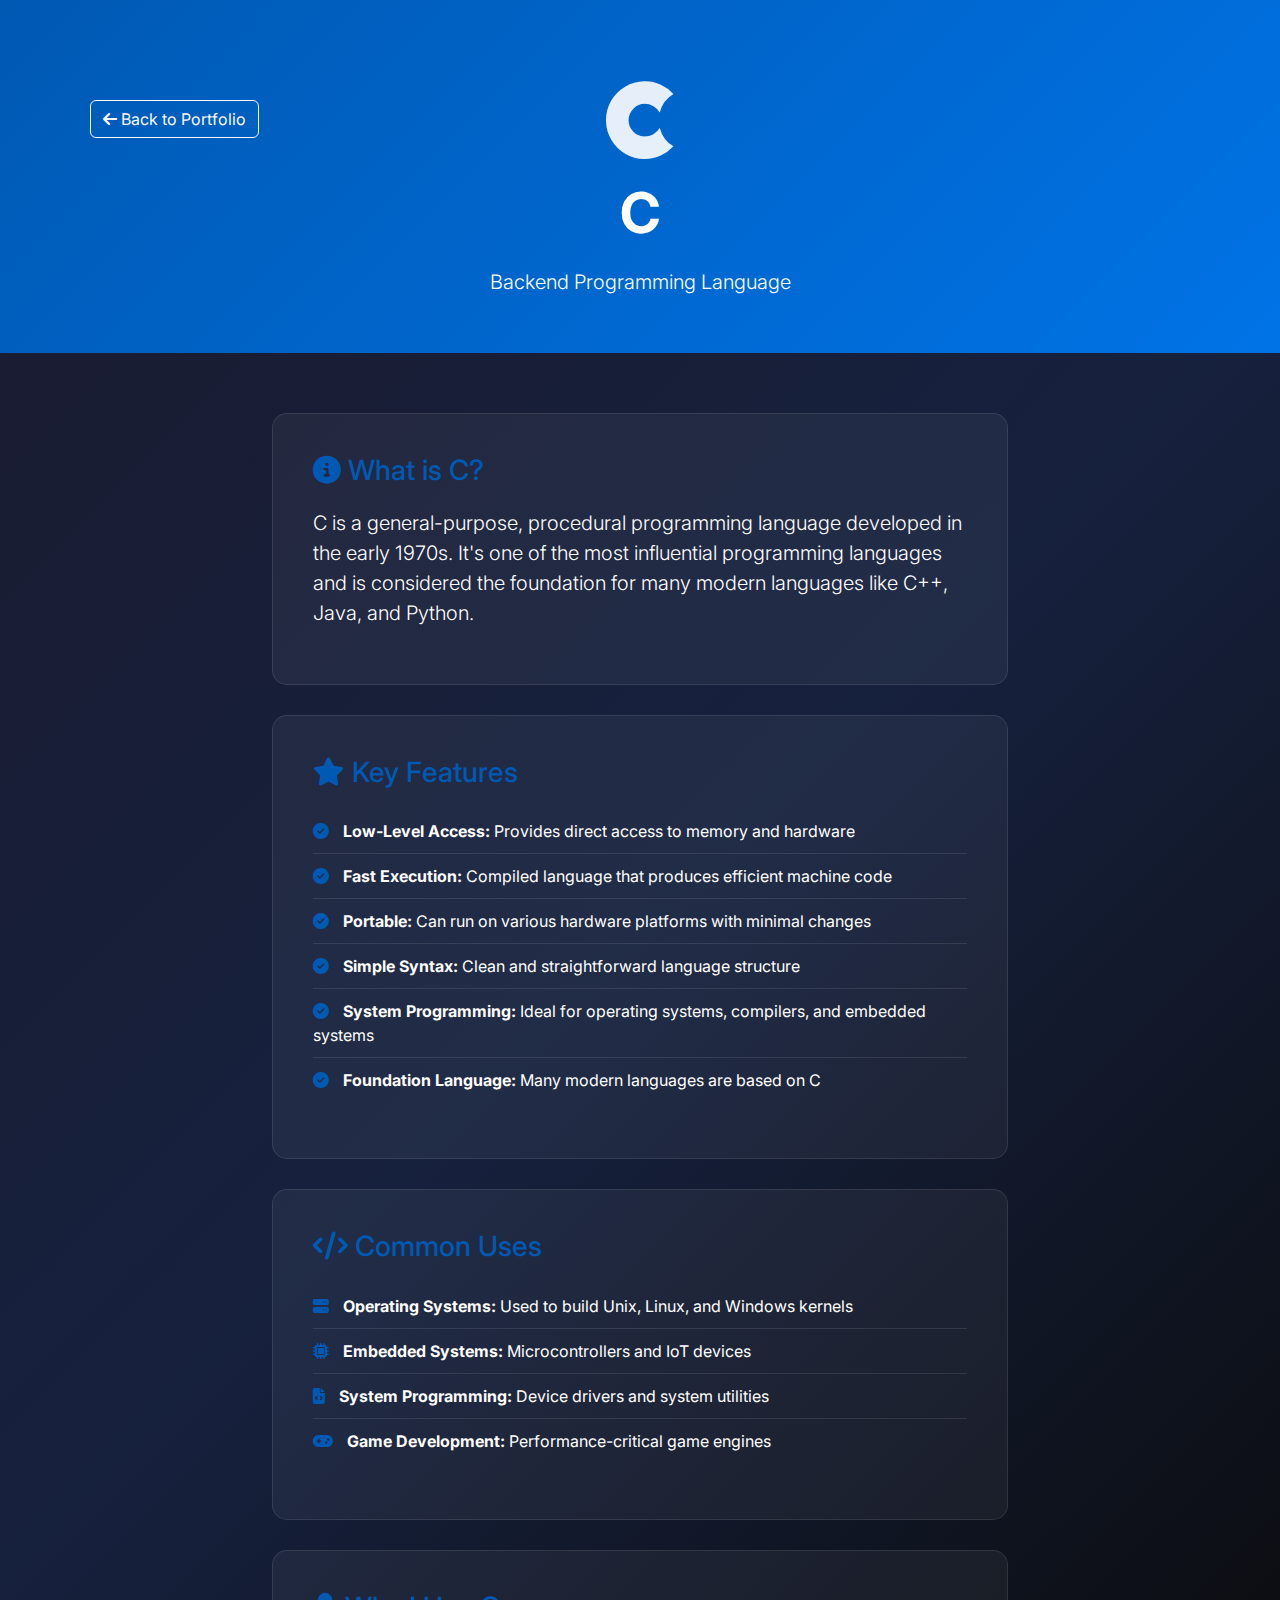
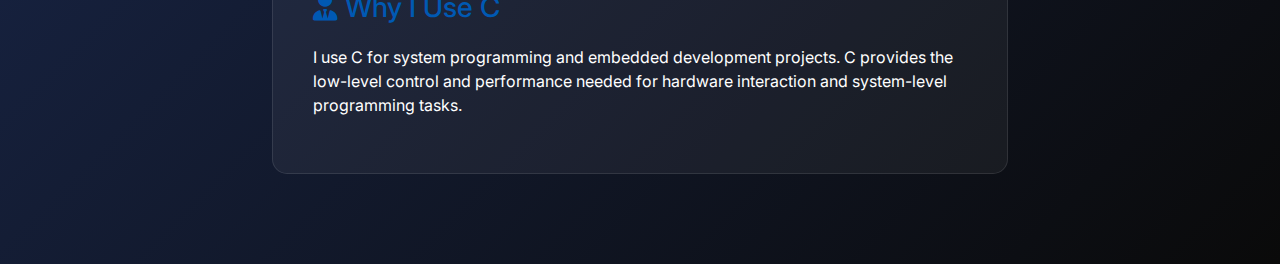
<file: C.html>
<!DOCTYPE html>
<html lang="en">
<head>
    <meta charset="UTF-8">
    <meta name="viewport" content="width=device-width, initial-scale=1.0">
    <title>C - Backend Language | Arjay Japitana</title>
    <link href="https://cdn.jsdelivr.net/npm/bootstrap@5.3.0/dist/css/bootstrap.min.css" rel="stylesheet">
    <link rel="stylesheet" href="https://cdnjs.cloudflare.com/ajax/libs/font-awesome/6.4.0/css/all.min.css">
    <link href="https://fonts.googleapis.com/css2?family=Inter:wght@300;400;500;600;700&display=swap" rel="stylesheet">
    <style>
        body {
            font-family: 'Inter', sans-serif;
            background: linear-gradient(135deg, #1a1a2e 0%, #16213e 50%, #0a0a0a 100%);
            color: #fff;
            min-height: 100vh;
        }
        .header-section {
            background: linear-gradient(135deg, #0059b3 0%, #0073e6 100%);
            padding: 80px 0 40px;
            text-align: center;
        }
        .header-section h1 {
            font-size: 3.5rem;
            font-weight: 700;
            margin-bottom: 20px;
        }
        .header-section .fa-cuttlefish {
            font-size: 5rem;
            margin-bottom: 20px;
            opacity: 0.9;
        }
        .content-section {
            padding: 60px 0;
        }
        .info-card {
            background: rgba(255, 255, 255, 0.05);
            border-radius: 15px;
            padding: 40px;
            margin-bottom: 30px;
            border: 1px solid rgba(255, 255, 255, 0.1);
            transition: transform 0.3s ease;
        }
        .info-card:hover {
            transform: translateY(-5px);
            background: rgba(255, 255, 255, 0.08);
        }
        .info-card h3 {
            color: #0059b3;
            margin-bottom: 20px;
        }
        .back-btn {
            margin-bottom: 30px;
            position: absolute;
            top: 20px;
            left: 20px;
            z-index: 10;
        }
        .header-section .container {
            position: relative;
        }
        .feature-list {
            list-style: none;
            padding: 0;
        }
        .feature-list li {
            padding: 10px 0;
            border-bottom: 1px solid rgba(255, 255, 255, 0.1);
        }
        .feature-list li:last-child {
            border-bottom: none;
        }
        .feature-list li i {
            color: #0059b3;
            margin-right: 10px;
        }
    </style>
</head>
<body>
    <div class="header-section">
        <div class="container">
            <a href="index.html" class="btn btn-outline-light back-btn">
                <i class="fas fa-arrow-left"></i> Back to Portfolio
            </a>
            <i class="fab fa-cuttlefish"></i>
            <h1>C</h1>
            <p class="lead">Backend Programming Language</p>
        </div>
    </div>

    <div class="content-section">
        <div class="container">
            <div class="row">
                <div class="col-md-8 mx-auto">
                    <div class="info-card">
                        <h3><i class="fas fa-info-circle"></i> What is C?</h3>
                        <p class="lead">C is a general-purpose, procedural programming language developed in the early 1970s. It's one of the most influential programming languages and is considered the foundation for many modern languages like C++, Java, and Python.</p>
                    </div>

                    <div class="info-card">
                        <h3><i class="fas fa-star"></i> Key Features</h3>
                        <ul class="feature-list">
                            <li><i class="fas fa-check-circle"></i> <strong>Low-Level Access:</strong> Provides direct access to memory and hardware</li>
                            <li><i class="fas fa-check-circle"></i> <strong>Fast Execution:</strong> Compiled language that produces efficient machine code</li>
                            <li><i class="fas fa-check-circle"></i> <strong>Portable:</strong> Can run on various hardware platforms with minimal changes</li>
                            <li><i class="fas fa-check-circle"></i> <strong>Simple Syntax:</strong> Clean and straightforward language structure</li>
                            <li><i class="fas fa-check-circle"></i> <strong>System Programming:</strong> Ideal for operating systems, compilers, and embedded systems</li>
                            <li><i class="fas fa-check-circle"></i> <strong>Foundation Language:</strong> Many modern languages are based on C</li>
                        </ul>
                    </div>

                    <div class="info-card">
                        <h3><i class="fas fa-code"></i> Common Uses</h3>
                        <ul class="feature-list">
                            <li><i class="fas fa-server"></i> <strong>Operating Systems:</strong> Used to build Unix, Linux, and Windows kernels</li>
                            <li><i class="fas fa-microchip"></i> <strong>Embedded Systems:</strong> Microcontrollers and IoT devices</li>
                            <li><i class="fas fa-file-code"></i> <strong>System Programming:</strong> Device drivers and system utilities</li>
                            <li><i class="fas fa-gamepad"></i> <strong>Game Development:</strong> Performance-critical game engines</li>
                        </ul>
                    </div>

                    <div class="info-card">
                        <h3><i class="fas fa-user-tie"></i> Why I Use C</h3>
                        <p>I use C for system programming and embedded development projects. C provides the low-level control and performance needed for hardware interaction and system-level programming tasks.</p>
                    </div>
                </div>
            </div>
        </div>
    </div>

    <script src="https://cdn.jsdelivr.net/npm/bootstrap@5.3.0/dist/js/bootstrap.bundle.min.js"></script>
</body>
</html>
</file>
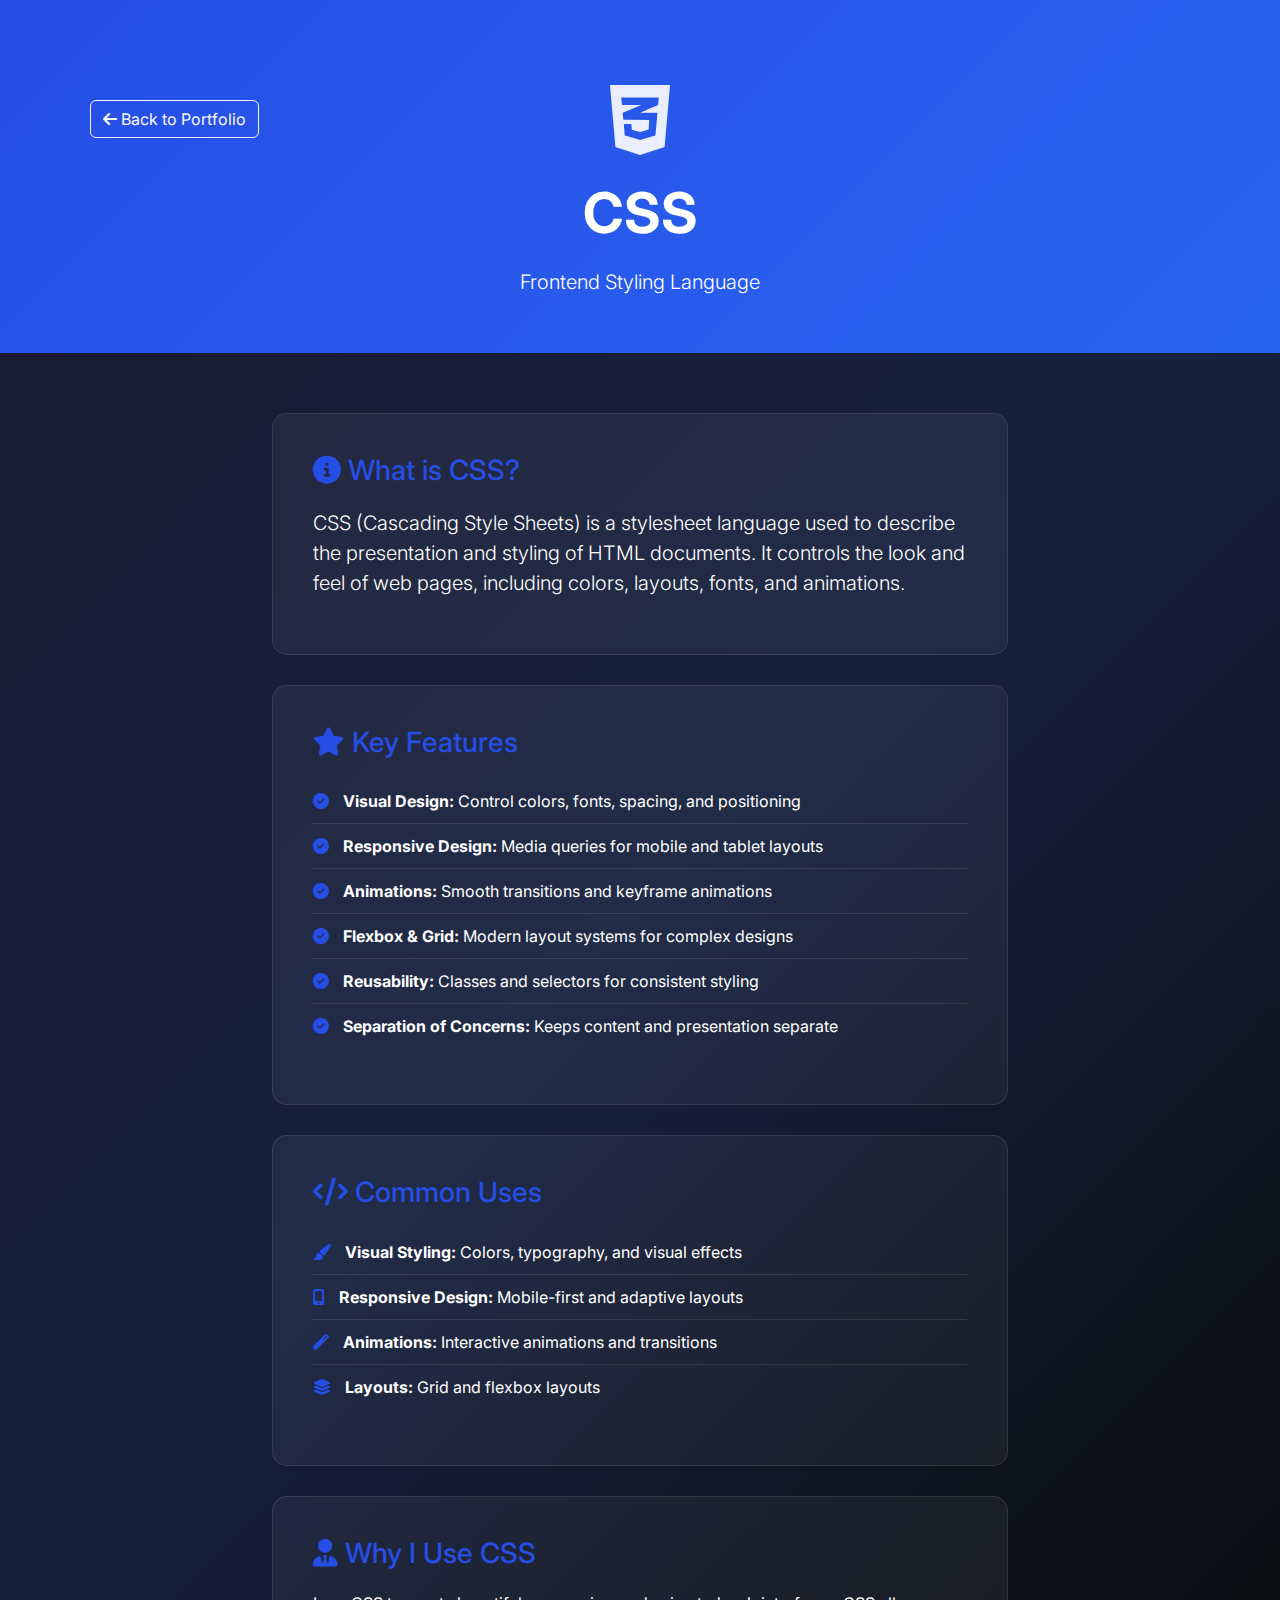
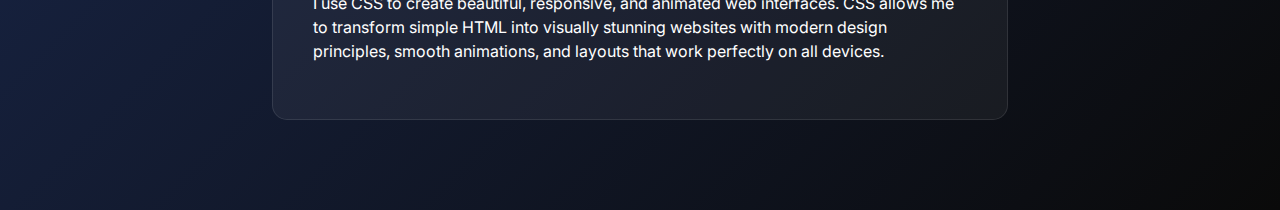
<file: CSS.html>
<!DOCTYPE html>
<html lang="en">
<head>
    <meta charset="UTF-8">
    <meta name="viewport" content="width=device-width, initial-scale=1.0">
    <title>CSS - Frontend Language | Arjay Japitana</title>
    <link href="https://cdn.jsdelivr.net/npm/bootstrap@5.3.0/dist/css/bootstrap.min.css" rel="stylesheet">
    <link rel="stylesheet" href="https://cdnjs.cloudflare.com/ajax/libs/font-awesome/6.4.0/css/all.min.css">
    <link href="https://fonts.googleapis.com/css2?family=Inter:wght@300;400;500;600;700&display=swap" rel="stylesheet">
    <style>
        body {
            font-family: 'Inter', sans-serif;
            background: linear-gradient(135deg, #1a1a2e 0%, #16213e 50%, #0a0a0a 100%);
            color: #fff;
            min-height: 100vh;
        }
        .header-section {
            background: linear-gradient(135deg, #264de4 0%, #2965f1 100%);
            padding: 80px 0 40px;
            text-align: center;
        }
        .header-section h1 {
            font-size: 3.5rem;
            font-weight: 700;
            margin-bottom: 20px;
        }
        .header-section .fa-css3-alt {
            font-size: 5rem;
            margin-bottom: 20px;
            opacity: 0.9;
        }
        .content-section {
            padding: 60px 0;
        }
        .info-card {
            background: rgba(255, 255, 255, 0.05);
            border-radius: 15px;
            padding: 40px;
            margin-bottom: 30px;
            border: 1px solid rgba(255, 255, 255, 0.1);
            transition: transform 0.3s ease;
        }
        .info-card:hover {
            transform: translateY(-5px);
            background: rgba(255, 255, 255, 0.08);
        }
        .info-card h3 {
            color: #264de4;
            margin-bottom: 20px;
        }
        .back-btn {
            margin-bottom: 30px;
            position: absolute;
            top: 20px;
            left: 20px;
            z-index: 10;
        }
        .header-section .container {
            position: relative;
        }
        .feature-list {
            list-style: none;
            padding: 0;
        }
        .feature-list li {
            padding: 10px 0;
            border-bottom: 1px solid rgba(255, 255, 255, 0.1);
        }
        .feature-list li:last-child {
            border-bottom: none;
        }
        .feature-list li i {
            color: #264de4;
            margin-right: 10px;
        }
    </style>
</head>
<body>
    <div class="header-section">
        <div class="container">
            <a href="index.html" class="btn btn-outline-light back-btn">
                <i class="fas fa-arrow-left"></i> Back to Portfolio
            </a>
            <i class="fab fa-css3-alt"></i>
            <h1>CSS</h1>
            <p class="lead">Frontend Styling Language</p>
        </div>
    </div>

    <div class="content-section">
        <div class="container">
            <div class="row">
                <div class="col-md-8 mx-auto">
                    <div class="info-card">
                        <h3><i class="fas fa-info-circle"></i> What is CSS?</h3>
                        <p class="lead">CSS (Cascading Style Sheets) is a stylesheet language used to describe the presentation and styling of HTML documents. It controls the look and feel of web pages, including colors, layouts, fonts, and animations.</p>
                    </div>

                    <div class="info-card">
                        <h3><i class="fas fa-star"></i> Key Features</h3>
                        <ul class="feature-list">
                            <li><i class="fas fa-check-circle"></i> <strong>Visual Design:</strong> Control colors, fonts, spacing, and positioning</li>
                            <li><i class="fas fa-check-circle"></i> <strong>Responsive Design:</strong> Media queries for mobile and tablet layouts</li>
                            <li><i class="fas fa-check-circle"></i> <strong>Animations:</strong> Smooth transitions and keyframe animations</li>
                            <li><i class="fas fa-check-circle"></i> <strong>Flexbox & Grid:</strong> Modern layout systems for complex designs</li>
                            <li><i class="fas fa-check-circle"></i> <strong>Reusability:</strong> Classes and selectors for consistent styling</li>
                            <li><i class="fas fa-check-circle"></i> <strong>Separation of Concerns:</strong> Keeps content and presentation separate</li>
                        </ul>
                    </div>

                    <div class="info-card">
                        <h3><i class="fas fa-code"></i> Common Uses</h3>
                        <ul class="feature-list">
                            <li><i class="fas fa-paint-brush"></i> <strong>Visual Styling:</strong> Colors, typography, and visual effects</li>
                            <li><i class="fas fa-mobile-alt"></i> <strong>Responsive Design:</strong> Mobile-first and adaptive layouts</li>
                            <li><i class="fas fa-magic"></i> <strong>Animations:</strong> Interactive animations and transitions</li>
                            <li><i class="fas fa-layer-group"></i> <strong>Layouts:</strong> Grid and flexbox layouts</li>
                        </ul>
                    </div>

                    <div class="info-card">
                        <h3><i class="fas fa-user-tie"></i> Why I Use CSS</h3>
                        <p>I use CSS to create beautiful, responsive, and animated web interfaces. CSS allows me to transform simple HTML into visually stunning websites with modern design principles, smooth animations, and layouts that work perfectly on all devices.</p>
                    </div>
                </div>
            </div>
        </div>
    </div>

    <script src="https://cdn.jsdelivr.net/npm/bootstrap@5.3.0/dist/js/bootstrap.bundle.min.js"></script>
</body>
</html>
</file>
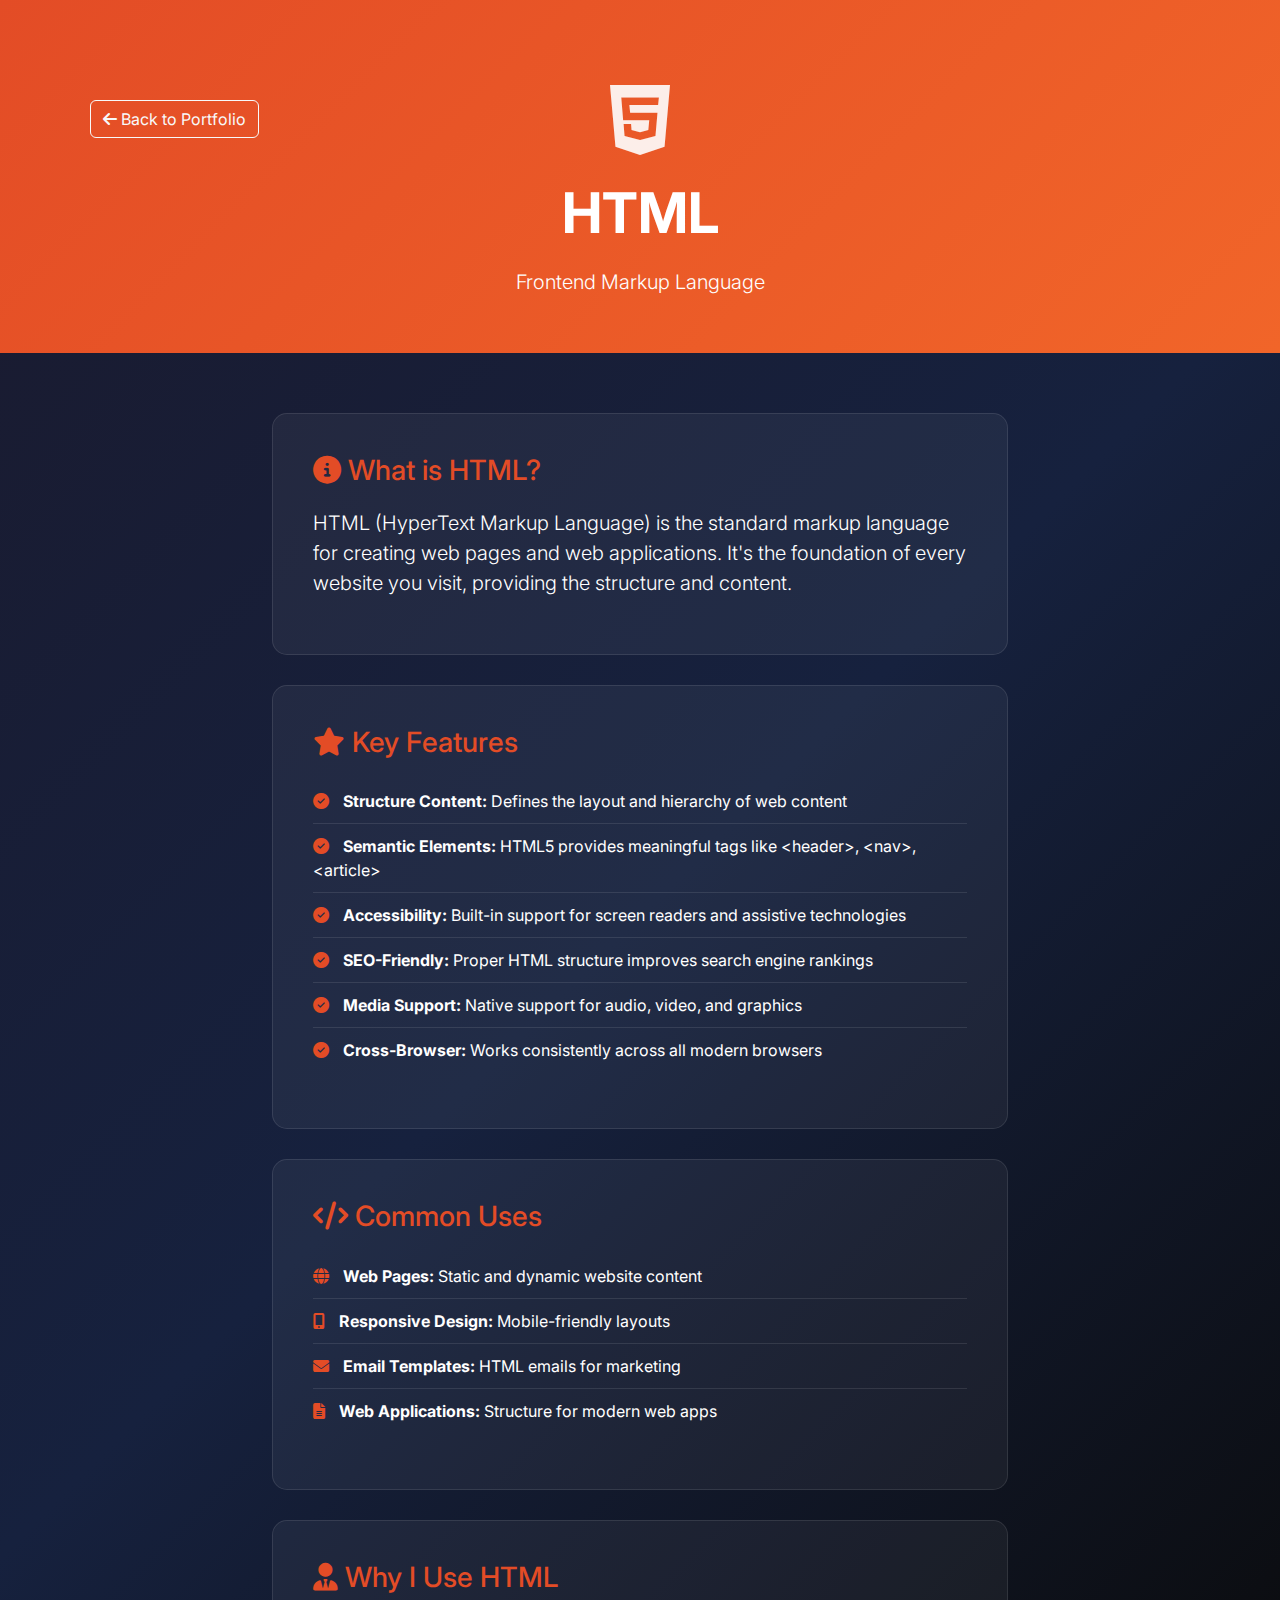
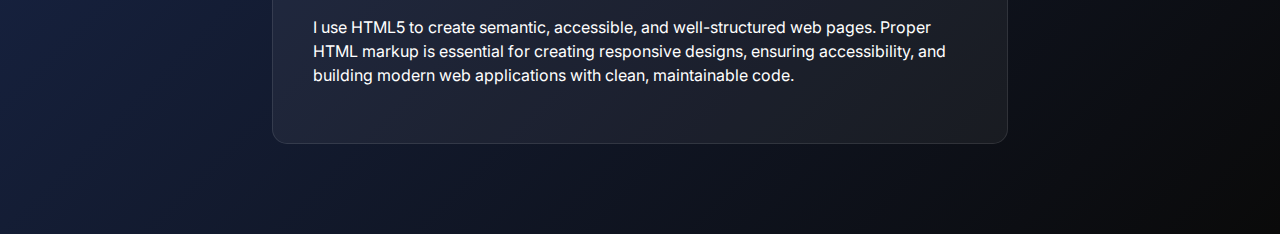
<file: HTML.html>
<!DOCTYPE html>
<html lang="en">
<head>
    <meta charset="UTF-8">
    <meta name="viewport" content="width=device-width, initial-scale=1.0">
    <title>HTML - Frontend Language | Arjay Japitana</title>
    <link href="https://cdn.jsdelivr.net/npm/bootstrap@5.3.0/dist/css/bootstrap.min.css" rel="stylesheet">
    <link rel="stylesheet" href="https://cdnjs.cloudflare.com/ajax/libs/font-awesome/6.4.0/css/all.min.css">
    <link href="https://fonts.googleapis.com/css2?family=Inter:wght@300;400;500;600;700&display=swap" rel="stylesheet">
    <style>
        body {
            font-family: 'Inter', sans-serif;
            background: linear-gradient(135deg, #1a1a2e 0%, #16213e 50%, #0a0a0a 100%);
            color: #fff;
            min-height: 100vh;
        }
        .header-section {
            background: linear-gradient(135deg, #e34c26 0%, #f16529 100%);
            padding: 80px 0 40px;
            text-align: center;
        }
        .header-section h1 {
            font-size: 3.5rem;
            font-weight: 700;
            margin-bottom: 20px;
        }
        .header-section .fa-html5 {
            font-size: 5rem;
            margin-bottom: 20px;
            opacity: 0.9;
        }
        .content-section {
            padding: 60px 0;
        }
        .info-card {
            background: rgba(255, 255, 255, 0.05);
            border-radius: 15px;
            padding: 40px;
            margin-bottom: 30px;
            border: 1px solid rgba(255, 255, 255, 0.1);
            transition: transform 0.3s ease;
        }
        .info-card:hover {
            transform: translateY(-5px);
            background: rgba(255, 255, 255, 0.08);
        }
        .info-card h3 {
            color: #e34c26;
            margin-bottom: 20px;
        }
        .back-btn {
            margin-bottom: 30px;
            position: absolute;
            top: 20px;
            left: 20px;
            z-index: 10;
        }
        .header-section .container {
            position: relative;
        }
        .feature-list {
            list-style: none;
            padding: 0;
        }
        .feature-list li {
            padding: 10px 0;
            border-bottom: 1px solid rgba(255, 255, 255, 0.1);
        }
        .feature-list li:last-child {
            border-bottom: none;
        }
        .feature-list li i {
            color: #e34c26;
            margin-right: 10px;
        }
    </style>
</head>
<body>
    <div class="header-section">
        <div class="container">
            <a href="index.html" class="btn btn-outline-light back-btn">
                <i class="fas fa-arrow-left"></i> Back to Portfolio
            </a>
            <i class="fab fa-html5"></i>
            <h1>HTML</h1>
            <p class="lead">Frontend Markup Language</p>
        </div>
    </div>

    <div class="content-section">
        <div class="container">
            <div class="row">
                <div class="col-md-8 mx-auto">
                    <div class="info-card">
                        <h3><i class="fas fa-info-circle"></i> What is HTML?</h3>
                        <p class="lead">HTML (HyperText Markup Language) is the standard markup language for creating web pages and web applications. It's the foundation of every website you visit, providing the structure and content.</p>
                    </div>

                    <div class="info-card">
                        <h3><i class="fas fa-star"></i> Key Features</h3>
                        <ul class="feature-list">
                            <li><i class="fas fa-check-circle"></i> <strong>Structure Content:</strong> Defines the layout and hierarchy of web content</li>
                            <li><i class="fas fa-check-circle"></i> <strong>Semantic Elements:</strong> HTML5 provides meaningful tags like &lt;header&gt;, &lt;nav&gt;, &lt;article&gt;</li>
                            <li><i class="fas fa-check-circle"></i> <strong>Accessibility:</strong> Built-in support for screen readers and assistive technologies</li>
                            <li><i class="fas fa-check-circle"></i> <strong>SEO-Friendly:</strong> Proper HTML structure improves search engine rankings</li>
                            <li><i class="fas fa-check-circle"></i> <strong>Media Support:</strong> Native support for audio, video, and graphics</li>
                            <li><i class="fas fa-check-circle"></i> <strong>Cross-Browser:</strong> Works consistently across all modern browsers</li>
                        </ul>
                    </div>

                    <div class="info-card">
                        <h3><i class="fas fa-code"></i> Common Uses</h3>
                        <ul class="feature-list">
                            <li><i class="fas fa-globe"></i> <strong>Web Pages:</strong> Static and dynamic website content</li>
                            <li><i class="fas fa-mobile-alt"></i> <strong>Responsive Design:</strong> Mobile-friendly layouts</li>
                            <li><i class="fas fa-envelope"></i> <strong>Email Templates:</strong> HTML emails for marketing</li>
                            <li><i class="fas fa-file-alt"></i> <strong>Web Applications:</strong> Structure for modern web apps</li>
                        </ul>
                    </div>

                    <div class="info-card">
                        <h3><i class="fas fa-user-tie"></i> Why I Use HTML</h3>
                        <p>I use HTML5 to create semantic, accessible, and well-structured web pages. Proper HTML markup is essential for creating responsive designs, ensuring accessibility, and building modern web applications with clean, maintainable code.</p>
                    </div>
                </div>
            </div>
        </div>
    </div>

    <script src="https://cdn.jsdelivr.net/npm/bootstrap@5.3.0/dist/js/bootstrap.bundle.min.js"></script>
</body>
</html>
</file>
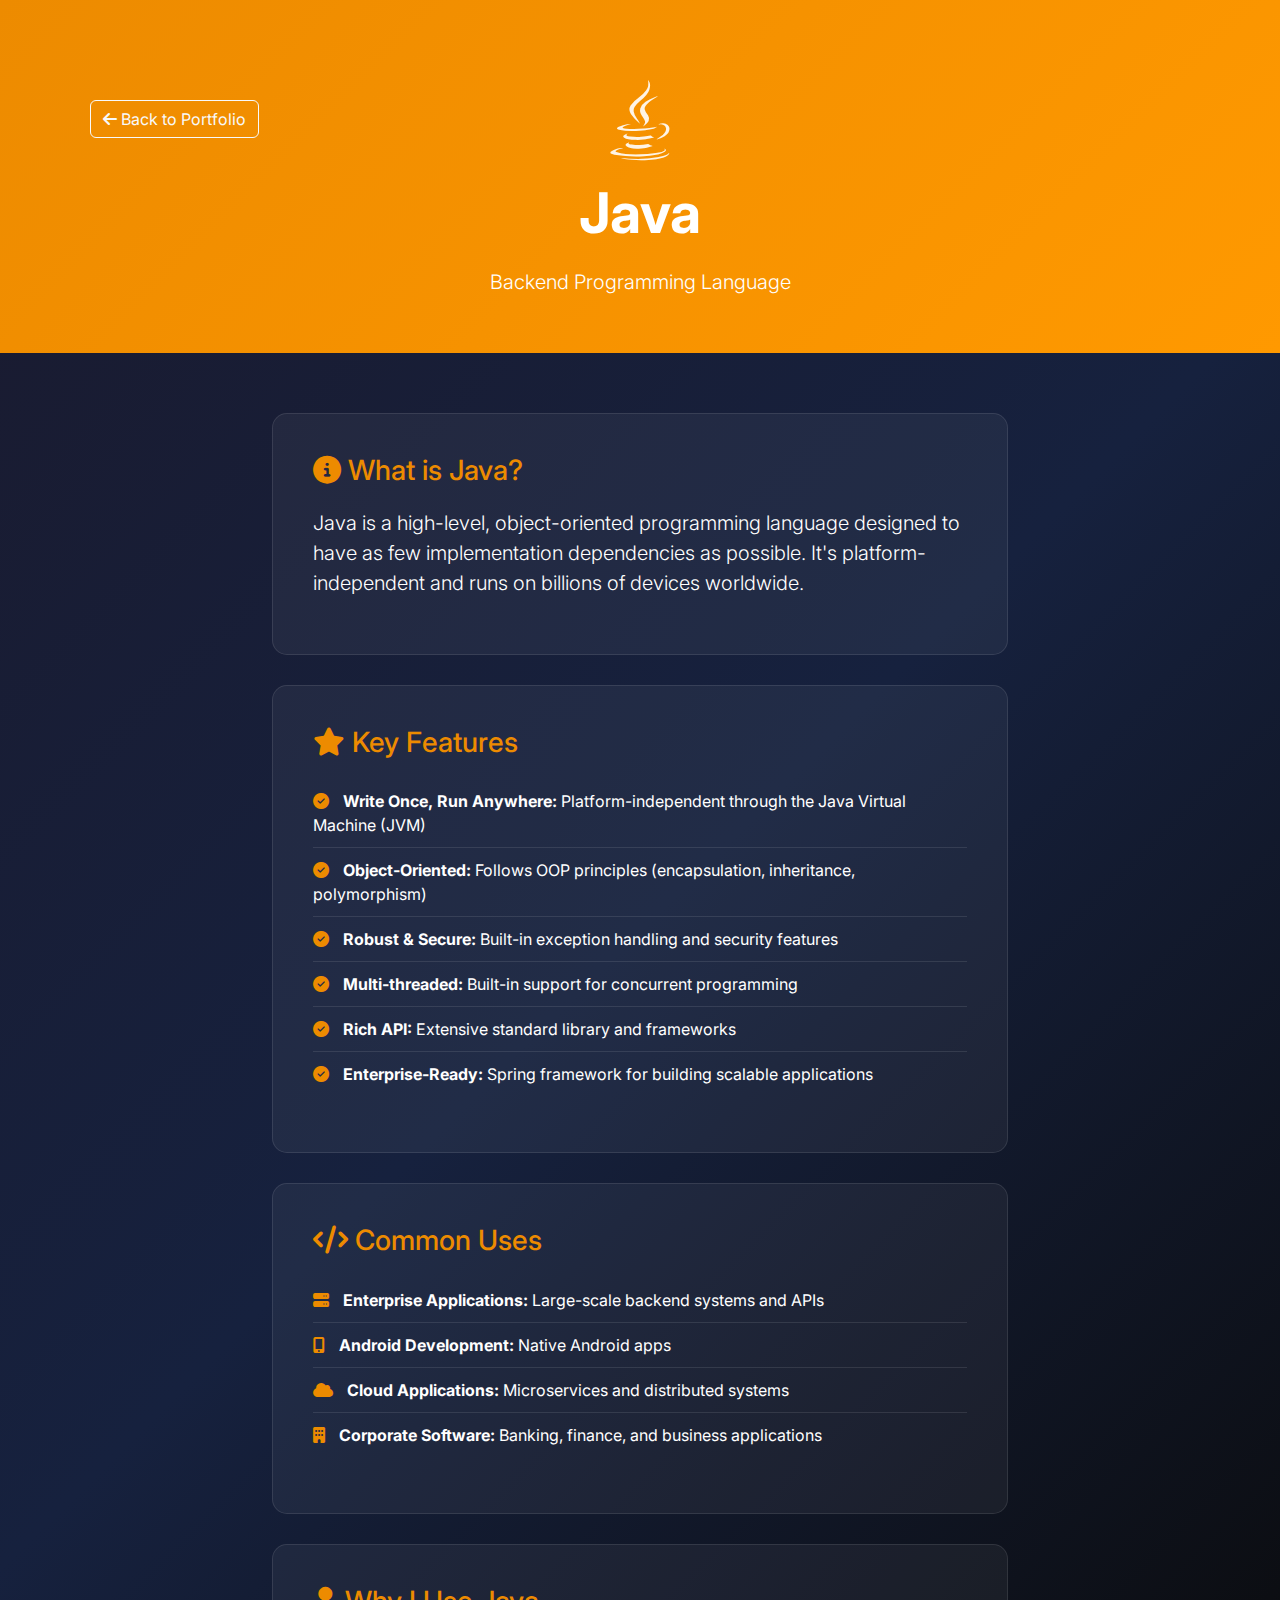
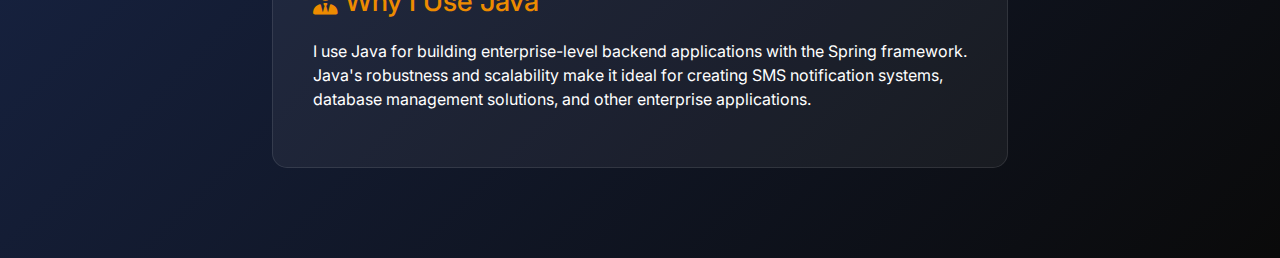
<file: Java.html>
<!DOCTYPE html>
<html lang="en">
<head>
    <meta charset="UTF-8">
    <meta name="viewport" content="width=device-width, initial-scale=1.0">
    <title>Java - Backend Language | Arjay Japitana</title>
    <link href="https://cdn.jsdelivr.net/npm/bootstrap@5.3.0/dist/css/bootstrap.min.css" rel="stylesheet">
    <link rel="stylesheet" href="https://cdnjs.cloudflare.com/ajax/libs/font-awesome/6.4.0/css/all.min.css">
    <link href="https://fonts.googleapis.com/css2?family=Inter:wght@300;400;500;600;700&display=swap" rel="stylesheet">
    <style>
        body {
            font-family: 'Inter', sans-serif;
            background: linear-gradient(135deg, #1a1a2e 0%, #16213e 50%, #0a0a0a 100%);
            color: #fff;
            min-height: 100vh;
        }
        .header-section {
            background: linear-gradient(135deg, #ed8b00 0%, #ff9900 100%);
            padding: 80px 0 40px;
            text-align: center;
        }
        .header-section h1 {
            font-size: 3.5rem;
            font-weight: 700;
            margin-bottom: 20px;
        }
        .header-section .fa-java {
            font-size: 5rem;
            margin-bottom: 20px;
            opacity: 0.9;
        }
        .content-section {
            padding: 60px 0;
        }
        .info-card {
            background: rgba(255, 255, 255, 0.05);
            border-radius: 15px;
            padding: 40px;
            margin-bottom: 30px;
            border: 1px solid rgba(255, 255, 255, 0.1);
            transition: transform 0.3s ease;
        }
        .info-card:hover {
            transform: translateY(-5px);
            background: rgba(255, 255, 255, 0.08);
        }
        .info-card h3 {
            color: #ed8b00;
            margin-bottom: 20px;
        }
        .back-btn {
            margin-bottom: 30px;
            position: absolute;
            top: 20px;
            left: 20px;
            z-index: 10;
        }
        .header-section .container {
            position: relative;
        }
        .feature-list {
            list-style: none;
            padding: 0;
        }
        .feature-list li {
            padding: 10px 0;
            border-bottom: 1px solid rgba(255, 255, 255, 0.1);
        }
        .feature-list li:last-child {
            border-bottom: none;
        }
        .feature-list li i {
            color: #ed8b00;
            margin-right: 10px;
        }
    </style>
</head>
<body>
    <div class="header-section">
        <div class="container">
            <a href="index.html" class="btn btn-outline-light back-btn">
                <i class="fas fa-arrow-left"></i> Back to Portfolio
            </a>
            <i class="fab fa-java"></i>
            <h1>Java</h1>
            <p class="lead">Backend Programming Language</p>
        </div>
    </div>

    <div class="content-section">
        <div class="container">
            <div class="row">
                <div class="col-md-8 mx-auto">
                    <div class="info-card">
                        <h3><i class="fas fa-info-circle"></i> What is Java?</h3>
                        <p class="lead">Java is a high-level, object-oriented programming language designed to have as few implementation dependencies as possible. It's platform-independent and runs on billions of devices worldwide.</p>
                    </div>

                    <div class="info-card">
                        <h3><i class="fas fa-star"></i> Key Features</h3>
                        <ul class="feature-list">
                            <li><i class="fas fa-check-circle"></i> <strong>Write Once, Run Anywhere:</strong> Platform-independent through the Java Virtual Machine (JVM)</li>
                            <li><i class="fas fa-check-circle"></i> <strong>Object-Oriented:</strong> Follows OOP principles (encapsulation, inheritance, polymorphism)</li>
                            <li><i class="fas fa-check-circle"></i> <strong>Robust & Secure:</strong> Built-in exception handling and security features</li>
                            <li><i class="fas fa-check-circle"></i> <strong>Multi-threaded:</strong> Built-in support for concurrent programming</li>
                            <li><i class="fas fa-check-circle"></i> <strong>Rich API:</strong> Extensive standard library and frameworks</li>
                            <li><i class="fas fa-check-circle"></i> <strong>Enterprise-Ready:</strong> Spring framework for building scalable applications</li>
                        </ul>
                    </div>

                    <div class="info-card">
                        <h3><i class="fas fa-code"></i> Common Uses</h3>
                        <ul class="feature-list">
                            <li><i class="fas fa-server"></i> <strong>Enterprise Applications:</strong> Large-scale backend systems and APIs</li>
                            <li><i class="fas fa-mobile-alt"></i> <strong>Android Development:</strong> Native Android apps</li>
                            <li><i class="fas fa-cloud"></i> <strong>Cloud Applications:</strong> Microservices and distributed systems</li>
                            <li><i class="fas fa-building"></i> <strong>Corporate Software:</strong> Banking, finance, and business applications</li>
                        </ul>
                    </div>

                    <div class="info-card">
                        <h3><i class="fas fa-user-tie"></i> Why I Use Java</h3>
                        <p>I use Java for building enterprise-level backend applications with the Spring framework. Java's robustness and scalability make it ideal for creating SMS notification systems, database management solutions, and other enterprise applications.</p>
                    </div>
                </div>
            </div>
        </div>
    </div>

    <script src="https://cdn.jsdelivr.net/npm/bootstrap@5.3.0/dist/js/bootstrap.bundle.min.js"></script>
</body>
</html>
</file>
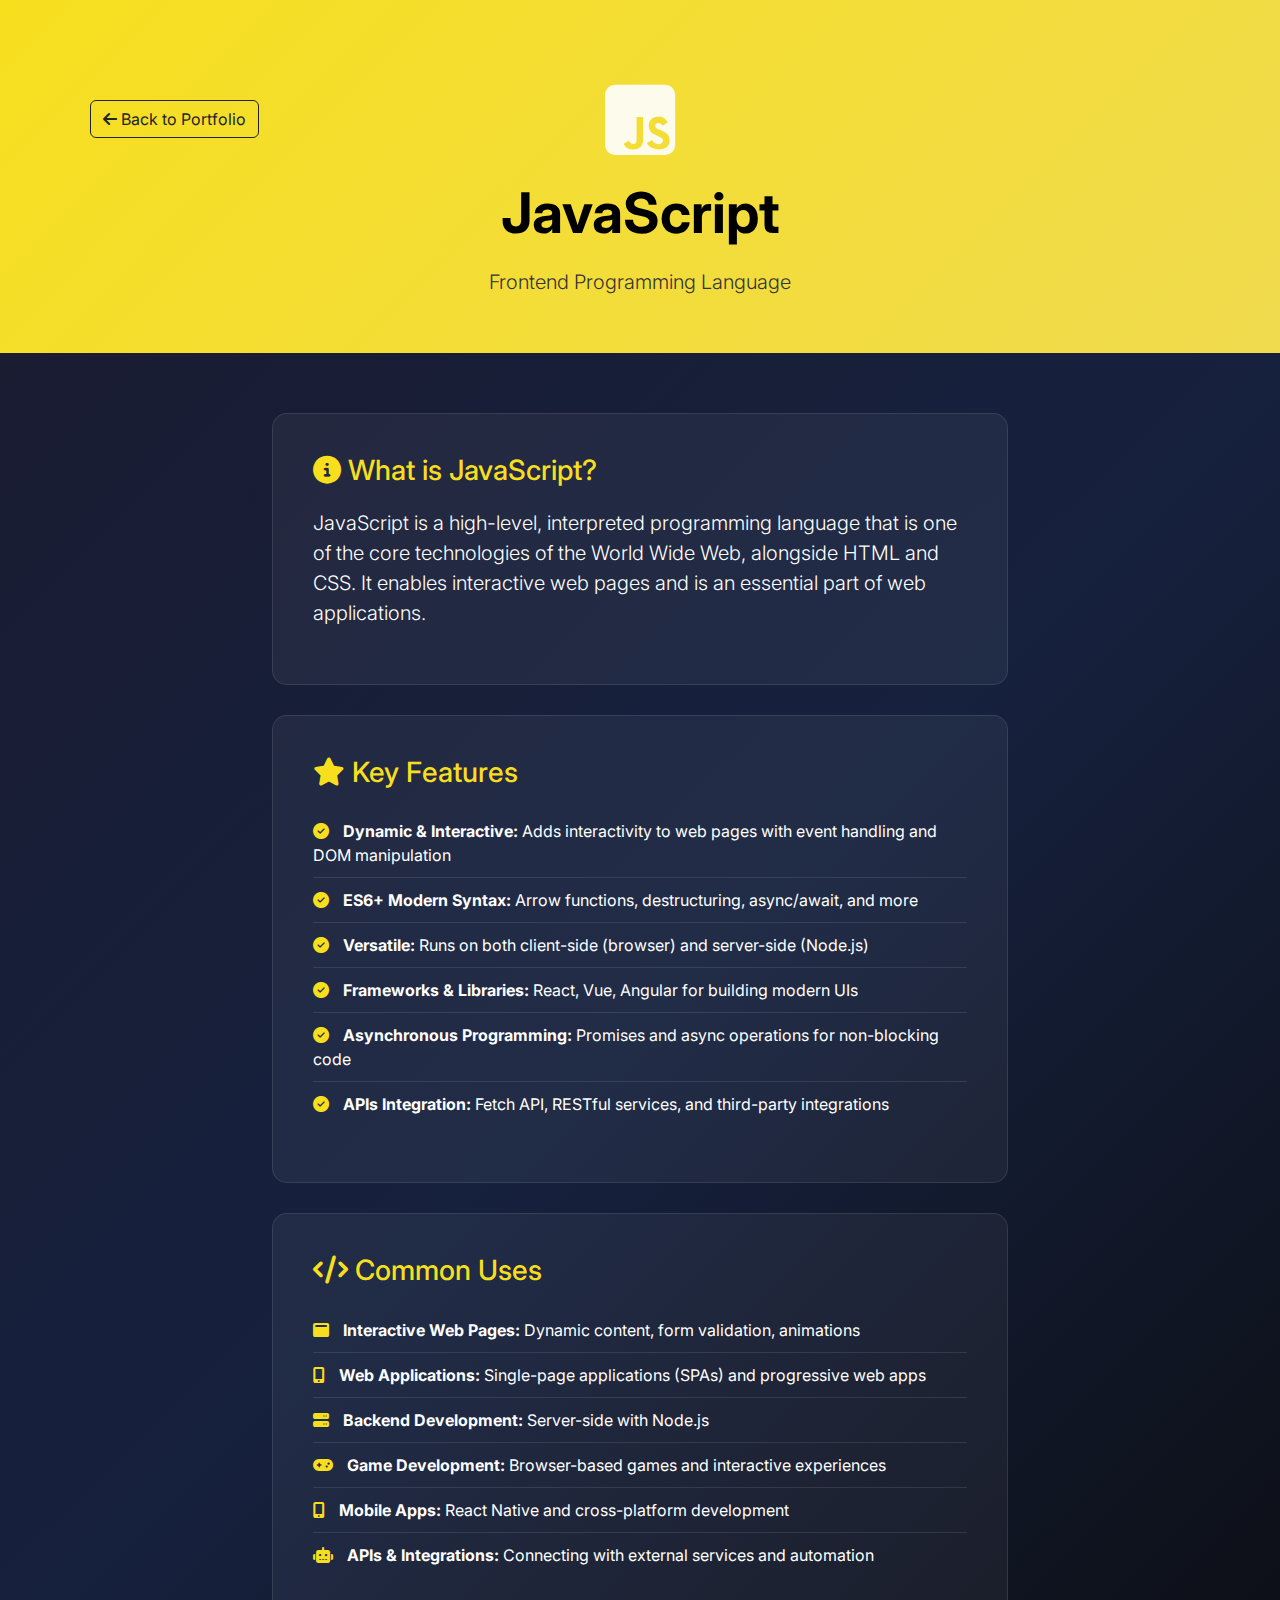
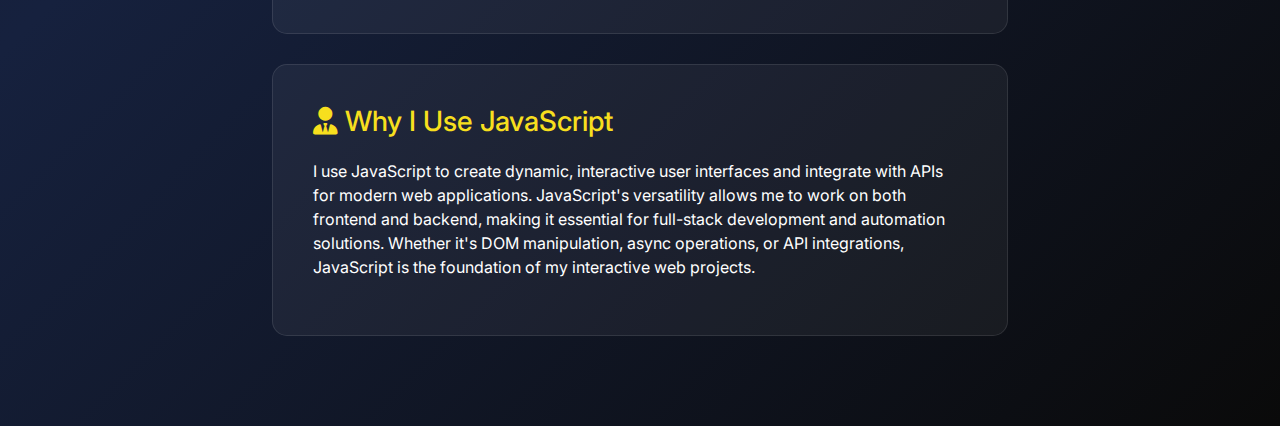
<file: JavaScript.html>
<!DOCTYPE html>
<html lang="en">
<head>
    <meta charset="UTF-8">
    <meta name="viewport" content="width=device-width, initial-scale=1.0">
    <title>JavaScript - Frontend Language | Arjay Japitana</title>
    <link href="https://cdn.jsdelivr.net/npm/bootstrap@5.3.0/dist/css/bootstrap.min.css" rel="stylesheet">
    <link rel="stylesheet" href="https://cdnjs.cloudflare.com/ajax/libs/font-awesome/6.4.0/css/all.min.css">
    <link href="https://fonts.googleapis.com/css2?family=Inter:wght@300;400;500;600;700&display=swap" rel="stylesheet">
    <style>
        body {
            font-family: 'Inter', sans-serif;
            background: linear-gradient(135deg, #1a1a2e 0%, #16213e 50%, #0a0a0a 100%);
            color: #fff;
            min-height: 100vh;
        }
        .header-section {
            background: linear-gradient(135deg, #f7df1e 0%, #f0db4f 100%);
            padding: 80px 0 40px;
            text-align: center;
        }
        .header-section h1 {
            font-size: 3.5rem;
            font-weight: 700;
            margin-bottom: 20px;
            color: #000;
        }
        .header-section .lead {
            color: #333;
        }
        .header-section .fa-js-square {
            font-size: 5rem;
            margin-bottom: 20px;
            opacity: 0.9;
        }
        .content-section {
            padding: 60px 0;
        }
        .info-card {
            background: rgba(255, 255, 255, 0.05);
            border-radius: 15px;
            padding: 40px;
            margin-bottom: 30px;
            border: 1px solid rgba(255, 255, 255, 0.1);
            transition: transform 0.3s ease;
        }
        .info-card:hover {
            transform: translateY(-5px);
            background: rgba(255, 255, 255, 0.08);
        }
        .info-card h3 {
            color: #f7df1e;
            margin-bottom: 20px;
        }
        .back-btn {
            margin-bottom: 30px;
            position: absolute;
            top: 20px;
            left: 20px;
            z-index: 10;
        }
        .header-section .container {
            position: relative;
        }
        .feature-list {
            list-style: none;
            padding: 0;
        }
        .feature-list li {
            padding: 10px 0;
            border-bottom: 1px solid rgba(255, 255, 255, 0.1);
        }
        .feature-list li:last-child {
            border-bottom: none;
        }
        .feature-list li i {
            color: #f7df1e;
            margin-right: 10px;
        }
    </style>
</head>
<body>
    <div class="header-section">
        <div class="container">
            <a href="index.html" class="btn btn-outline-dark back-btn">
                <i class="fas fa-arrow-left"></i> Back to Portfolio
            </a>
            <i class="fab fa-js-square"></i>
            <h1>JavaScript</h1>
            <p class="lead">Frontend Programming Language</p>
        </div>
    </div>

    <div class="content-section">
        <div class="container">
            <div class="row">
                <div class="col-md-8 mx-auto">
                    <div class="info-card">
                        <h3><i class="fas fa-info-circle"></i> What is JavaScript?</h3>
                        <p class="lead">JavaScript is a high-level, interpreted programming language that is one of the core technologies of the World Wide Web, alongside HTML and CSS. It enables interactive web pages and is an essential part of web applications.</p>
                    </div>

                    <div class="info-card">
                        <h3><i class="fas fa-star"></i> Key Features</h3>
                        <ul class="feature-list">
                            <li><i class="fas fa-check-circle"></i> <strong>Dynamic & Interactive:</strong> Adds interactivity to web pages with event handling and DOM manipulation</li>
                            <li><i class="fas fa-check-circle"></i> <strong>ES6+ Modern Syntax:</strong> Arrow functions, destructuring, async/await, and more</li>
                            <li><i class="fas fa-check-circle"></i> <strong>Versatile:</strong> Runs on both client-side (browser) and server-side (Node.js)</li>
                            <li><i class="fas fa-check-circle"></i> <strong>Frameworks & Libraries:</strong> React, Vue, Angular for building modern UIs</li>
                            <li><i class="fas fa-check-circle"></i> <strong>Asynchronous Programming:</strong> Promises and async operations for non-blocking code</li>
                            <li><i class="fas fa-check-circle"></i> <strong>APIs Integration:</strong> Fetch API, RESTful services, and third-party integrations</li>
                        </ul>
                    </div>

                    <div class="info-card">
                        <h3><i class="fas fa-code"></i> Common Uses</h3>
                        <ul class="feature-list">
                            <li><i class="fas fa-window-maximize"></i> <strong>Interactive Web Pages:</strong> Dynamic content, form validation, animations</li>
                            <li><i class="fas fa-mobile-alt"></i> <strong>Web Applications:</strong> Single-page applications (SPAs) and progressive web apps</li>
                            <li><i class="fas fa-server"></i> <strong>Backend Development:</strong> Server-side with Node.js</li>
                            <li><i class="fas fa-gamepad"></i> <strong>Game Development:</strong> Browser-based games and interactive experiences</li>
                            <li><i class="fas fa-mobile-alt"></i> <strong>Mobile Apps:</strong> React Native and cross-platform development</li>
                            <li><i class="fas fa-robot"></i> <strong>APIs & Integrations:</strong> Connecting with external services and automation</li>
                        </ul>
                    </div>

                    <div class="info-card">
                        <h3><i class="fas fa-user-tie"></i> Why I Use JavaScript</h3>
                        <p>I use JavaScript to create dynamic, interactive user interfaces and integrate with APIs for modern web applications. JavaScript's versatility allows me to work on both frontend and backend, making it essential for full-stack development and automation solutions. Whether it's DOM manipulation, async operations, or API integrations, JavaScript is the foundation of my interactive web projects.</p>
                    </div>
                </div>
            </div>
        </div>
    </div>

    <script src="https://cdn.jsdelivr.net/npm/bootstrap@5.3.0/dist/js/bootstrap.bundle.min.js"></script>
</body>
</html>
</file>
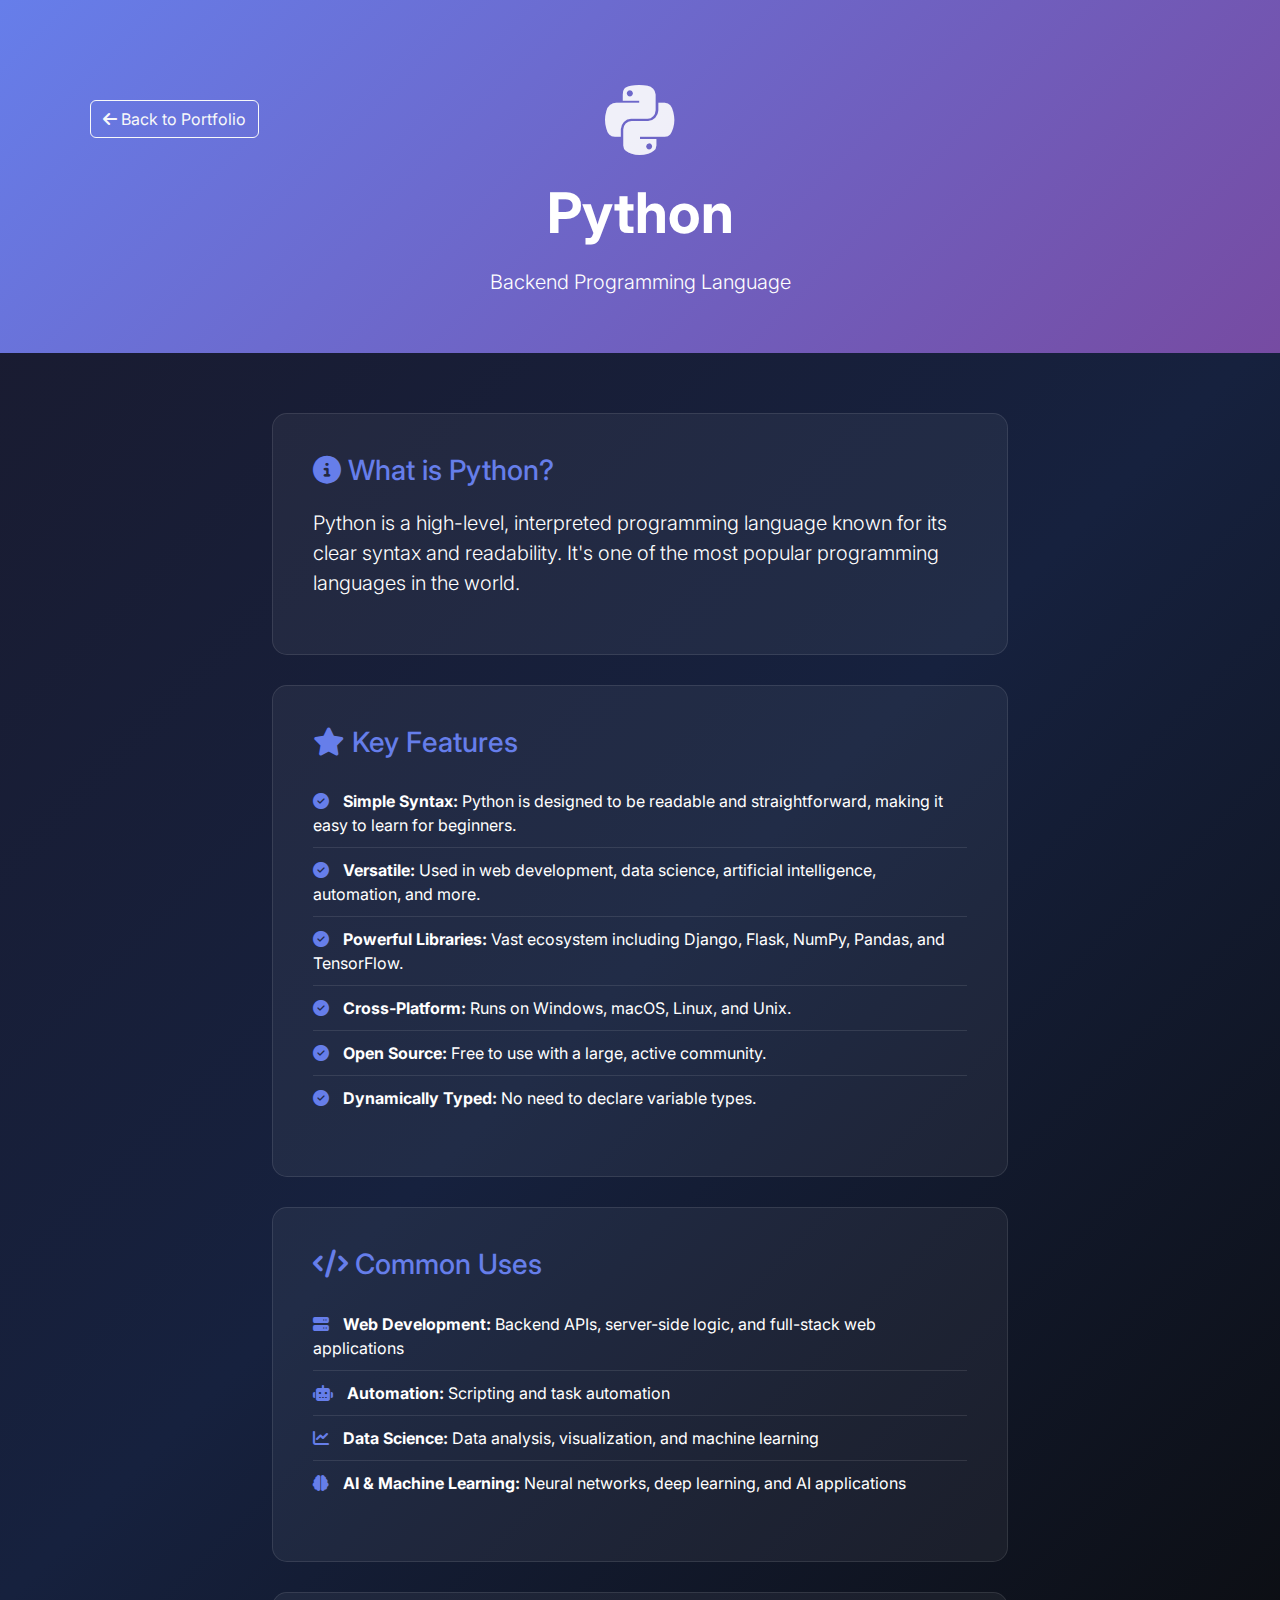
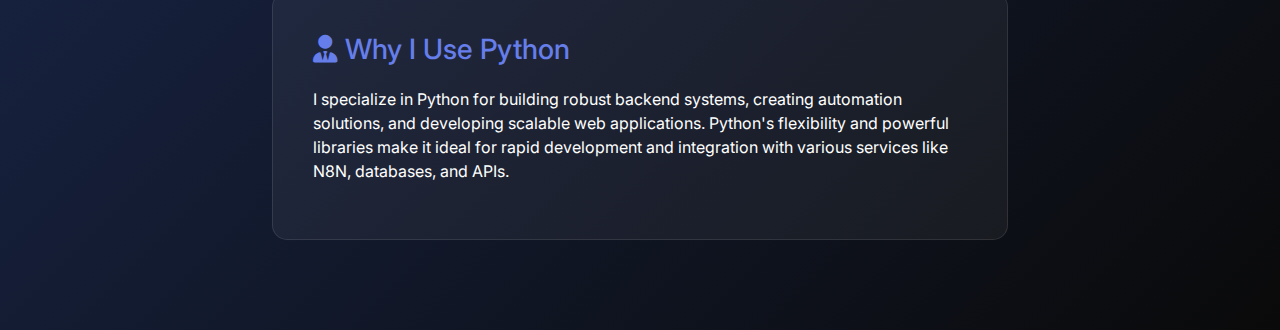
<file: Python.html>
<!DOCTYPE html>
<html lang="en">
<head>
    <meta charset="UTF-8">
    <meta name="viewport" content="width=device-width, initial-scale=1.0">
    <title>Python - Backend Language | Arjay Japitana</title>
    <link href="https://cdn.jsdelivr.net/npm/bootstrap@5.3.0/dist/css/bootstrap.min.css" rel="stylesheet">
    <link rel="stylesheet" href="https://cdnjs.cloudflare.com/ajax/libs/font-awesome/6.4.0/css/all.min.css">
    <link href="https://fonts.googleapis.com/css2?family=Inter:wght@300;400;500;600;700&display=swap" rel="stylesheet">
    <style>
        body {
            font-family: 'Inter', sans-serif;
            background: linear-gradient(135deg, #1a1a2e 0%, #16213e 50%, #0a0a0a 100%);
            color: #fff;
            min-height: 100vh;
        }
        .header-section {
            background: linear-gradient(135deg, #667eea 0%, #764ba2 100%);
            padding: 80px 0 40px;
            text-align: center;
        }
        .header-section h1 {
            font-size: 3.5rem;
            font-weight: 700;
            margin-bottom: 20px;
        }
        .header-section .fa-python {
            font-size: 5rem;
            margin-bottom: 20px;
            opacity: 0.9;
        }
        .content-section {
            padding: 60px 0;
        }
        .info-card {
            background: rgba(255, 255, 255, 0.05);
            border-radius: 15px;
            padding: 40px;
            margin-bottom: 30px;
            border: 1px solid rgba(255, 255, 255, 0.1);
            transition: transform 0.3s ease;
        }
        .info-card:hover {
            transform: translateY(-5px);
            background: rgba(255, 255, 255, 0.08);
        }
        .info-card h3 {
            color: #667eea;
            margin-bottom: 20px;
        }
        .back-btn {
            margin-bottom: 30px;
            position: absolute;
            top: 20px;
            left: 20px;
            z-index: 10;
        }
        .header-section .container {
            position: relative;
        }
        .feature-list {
            list-style: none;
            padding: 0;
        }
        .feature-list li {
            padding: 10px 0;
            border-bottom: 1px solid rgba(255, 255, 255, 0.1);
        }
        .feature-list li:last-child {
            border-bottom: none;
        }
        .feature-list li i {
            color: #667eea;
            margin-right: 10px;
        }
    </style>
</head>
<body>
    <div class="header-section">
        <div class="container">
            <a href="index.html" class="btn btn-outline-light back-btn">
                <i class="fas fa-arrow-left"></i> Back to Portfolio
            </a>
            <i class="fab fa-python"></i>
            <h1>Python</h1>
            <p class="lead">Backend Programming Language</p>
        </div>
    </div>

    <div class="content-section">
        <div class="container">
            <div class="row">
                <div class="col-md-8 mx-auto">
                    <div class="info-card">
                        <h3><i class="fas fa-info-circle"></i> What is Python?</h3>
                        <p class="lead">Python is a high-level, interpreted programming language known for its clear syntax and readability. It's one of the most popular programming languages in the world.</p>
                    </div>

                    <div class="info-card">
                        <h3><i class="fas fa-star"></i> Key Features</h3>
                        <ul class="feature-list">
                            <li><i class="fas fa-check-circle"></i> <strong>Simple Syntax:</strong> Python is designed to be readable and straightforward, making it easy to learn for beginners.</li>
                            <li><i class="fas fa-check-circle"></i> <strong>Versatile:</strong> Used in web development, data science, artificial intelligence, automation, and more.</li>
                            <li><i class="fas fa-check-circle"></i> <strong>Powerful Libraries:</strong> Vast ecosystem including Django, Flask, NumPy, Pandas, and TensorFlow.</li>
                            <li><i class="fas fa-check-circle"></i> <strong>Cross-Platform:</strong> Runs on Windows, macOS, Linux, and Unix.</li>
                            <li><i class="fas fa-check-circle"></i> <strong>Open Source:</strong> Free to use with a large, active community.</li>
                            <li><i class="fas fa-check-circle"></i> <strong>Dynamically Typed:</strong> No need to declare variable types.</li>
                        </ul>
                    </div>

                    <div class="info-card">
                        <h3><i class="fas fa-code"></i> Common Uses</h3>
                        <ul class="feature-list">
                            <li><i class="fas fa-server"></i> <strong>Web Development:</strong> Backend APIs, server-side logic, and full-stack web applications</li>
                            <li><i class="fas fa-robot"></i> <strong>Automation:</strong> Scripting and task automation</li>
                            <li><i class="fas fa-chart-line"></i> <strong>Data Science:</strong> Data analysis, visualization, and machine learning</li>
                            <li><i class="fas fa-brain"></i> <strong>AI & Machine Learning:</strong> Neural networks, deep learning, and AI applications</li>
                        </ul>
                    </div>

                    <div class="info-card">
                        <h3><i class="fas fa-user-tie"></i> Why I Use Python</h3>
                        <p>I specialize in Python for building robust backend systems, creating automation solutions, and developing scalable web applications. Python's flexibility and powerful libraries make it ideal for rapid development and integration with various services like N8N, databases, and APIs.</p>
                    </div>
                </div>
            </div>
        </div>
    </div>

    <script src="https://cdn.jsdelivr.net/npm/bootstrap@5.3.0/dist/js/bootstrap.bundle.min.js"></script>
</body>
</html>
</file>
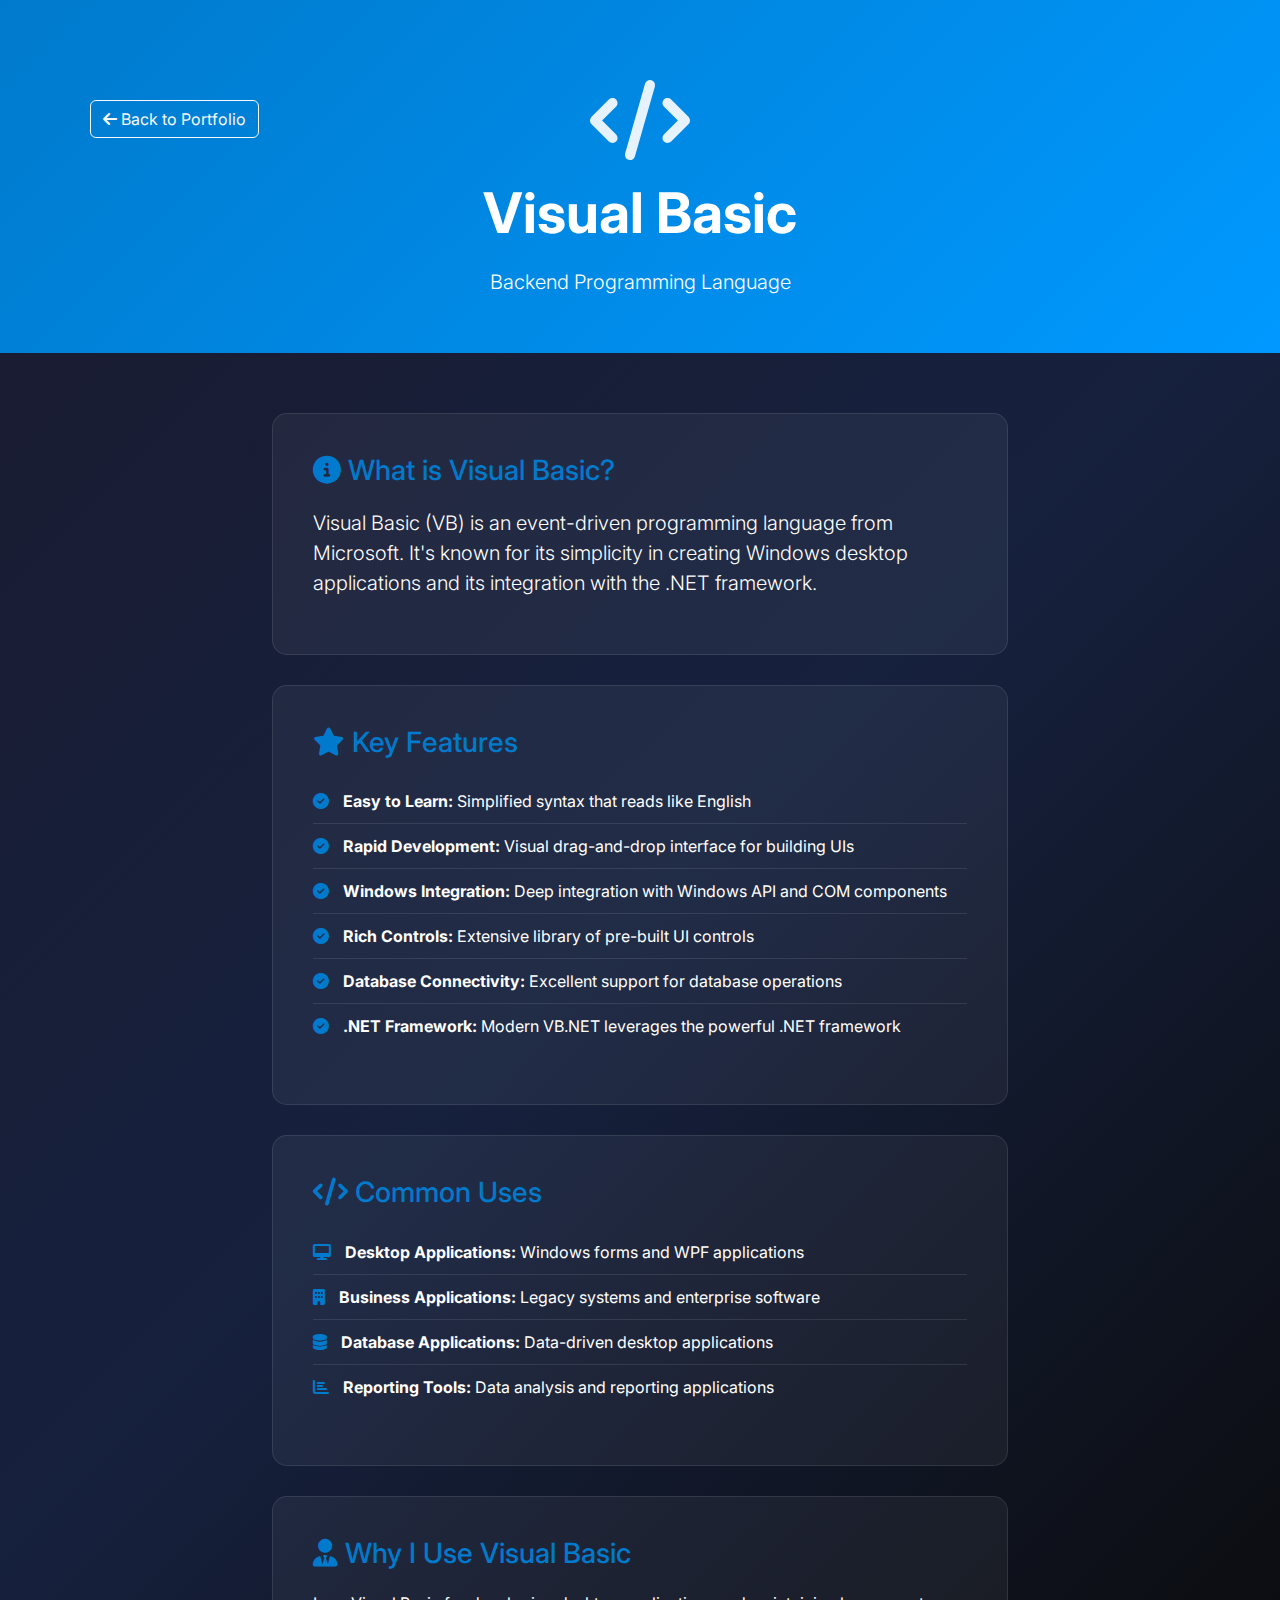
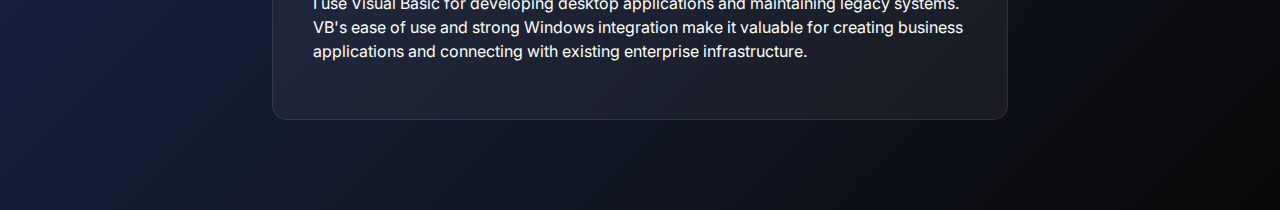
<file: VisualBasic.html>
<!DOCTYPE html>
<html lang="en">
<head>
    <meta charset="UTF-8">
    <meta name="viewport" content="width=device-width, initial-scale=1.0">
    <title>Visual Basic - Backend Language | Arjay Japitana</title>
    <link href="https://cdn.jsdelivr.net/npm/bootstrap@5.3.0/dist/css/bootstrap.min.css" rel="stylesheet">
    <link rel="stylesheet" href="https://cdnjs.cloudflare.com/ajax/libs/font-awesome/6.4.0/css/all.min.css">
    <link href="https://fonts.googleapis.com/css2?family=Inter:wght@300;400;500;600;700&display=swap" rel="stylesheet">
    <style>
        body {
            font-family: 'Inter', sans-serif;
            background: linear-gradient(135deg, #1a1a2e 0%, #16213e 50%, #0a0a0a 100%);
            color: #fff;
            min-height: 100vh;
        }
        .header-section {
            background: linear-gradient(135deg, #007ACC 0%, #0099ff 100%);
            padding: 80px 0 40px;
            text-align: center;
        }
        .header-section h1 {
            font-size: 3.5rem;
            font-weight: 700;
            margin-bottom: 20px;
        }
        .header-section .fa-code {
            font-size: 5rem;
            margin-bottom: 20px;
            opacity: 0.9;
        }
        .content-section {
            padding: 60px 0;
        }
        .info-card {
            background: rgba(255, 255, 255, 0.05);
            border-radius: 15px;
            padding: 40px;
            margin-bottom: 30px;
            border: 1px solid rgba(255, 255, 255, 0.1);
            transition: transform 0.3s ease;
        }
        .info-card:hover {
            transform: translateY(-5px);
            background: rgba(255, 255, 255, 0.08);
        }
        .info-card h3 {
            color: #007ACC;
            margin-bottom: 20px;
        }
        .back-btn {
            margin-bottom: 30px;
            position: absolute;
            top: 20px;
            left: 20px;
            z-index: 10;
        }
        .header-section .container {
            position: relative;
        }
        .feature-list {
            list-style: none;
            padding: 0;
        }
        .feature-list li {
            padding: 10px 0;
            border-bottom: 1px solid rgba(255, 255, 255, 0.1);
        }
        .feature-list li:last-child {
            border-bottom: none;
        }
        .feature-list li i {
            color: #007ACC;
            margin-right: 10px;
        }
    </style>
</head>
<body>
    <div class="header-section">
        <div class="container">
            <a href="index.html" class="btn btn-outline-light back-btn">
                <i class="fas fa-arrow-left"></i> Back to Portfolio
            </a>
            <i class="fas fa-code"></i>
            <h1>Visual Basic</h1>
            <p class="lead">Backend Programming Language</p>
        </div>
    </div>

    <div class="content-section">
        <div class="container">
            <div class="row">
                <div class="col-md-8 mx-auto">
                    <div class="info-card">
                        <h3><i class="fas fa-info-circle"></i> What is Visual Basic?</h3>
                        <p class="lead">Visual Basic (VB) is an event-driven programming language from Microsoft. It's known for its simplicity in creating Windows desktop applications and its integration with the .NET framework.</p>
                    </div>

                    <div class="info-card">
                        <h3><i class="fas fa-star"></i> Key Features</h3>
                        <ul class="feature-list">
                            <li><i class="fas fa-check-circle"></i> <strong>Easy to Learn:</strong> Simplified syntax that reads like English</li>
                            <li><i class="fas fa-check-circle"></i> <strong>Rapid Development:</strong> Visual drag-and-drop interface for building UIs</li>
                            <li><i class="fas fa-check-circle"></i> <strong>Windows Integration:</strong> Deep integration with Windows API and COM components</li>
                            <li><i class="fas fa-check-circle"></i> <strong>Rich Controls:</strong> Extensive library of pre-built UI controls</li>
                            <li><i class="fas fa-check-circle"></i> <strong>Database Connectivity:</strong> Excellent support for database operations</li>
                            <li><i class="fas fa-check-circle"></i> <strong>.NET Framework:</strong> Modern VB.NET leverages the powerful .NET framework</li>
                        </ul>
                    </div>

                    <div class="info-card">
                        <h3><i class="fas fa-code"></i> Common Uses</h3>
                        <ul class="feature-list">
                            <li><i class="fas fa-desktop"></i> <strong>Desktop Applications:</strong> Windows forms and WPF applications</li>
                            <li><i class="fas fa-building"></i> <strong>Business Applications:</strong> Legacy systems and enterprise software</li>
                            <li><i class="fas fa-database"></i> <strong>Database Applications:</strong> Data-driven desktop applications</li>
                            <li><i class="fas fa-chart-bar"></i> <strong>Reporting Tools:</strong> Data analysis and reporting applications</li>
                        </ul>
                    </div>

                    <div class="info-card">
                        <h3><i class="fas fa-user-tie"></i> Why I Use Visual Basic</h3>
                        <p>I use Visual Basic for developing desktop applications and maintaining legacy systems. VB's ease of use and strong Windows integration make it valuable for creating business applications and connecting with existing enterprise infrastructure.</p>
                    </div>
                </div>
            </div>
        </div>
    </div>

    <script src="https://cdn.jsdelivr.net/npm/bootstrap@5.3.0/dist/js/bootstrap.bundle.min.js"></script>
</body>
</html>
</file>
